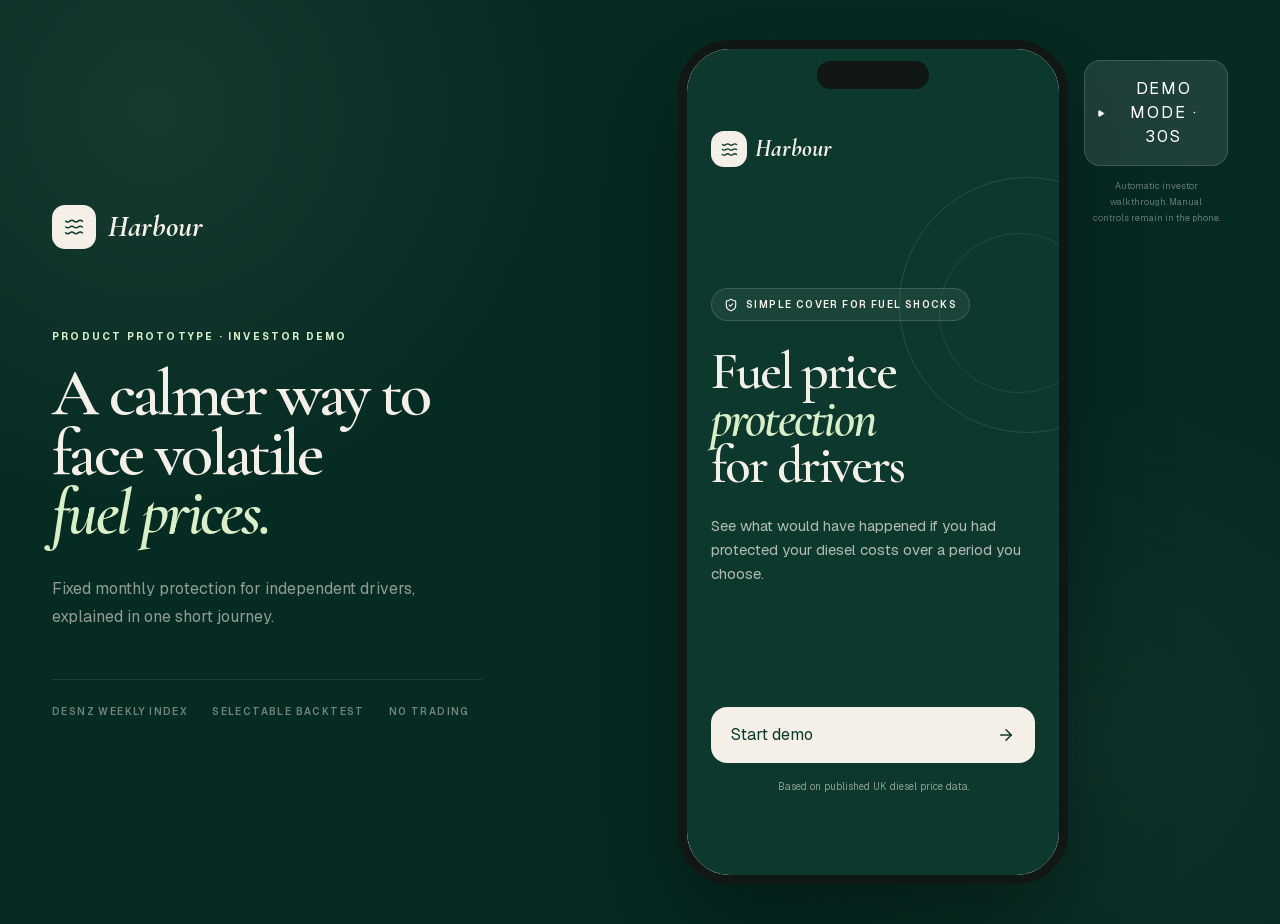
<file: index.html>
<!DOCTYPE html><html lang="en" class="geist_a71539c9-module__T19VSG__variable cormorant_garamond_1cb231b8-module__G8JH6G__variable h-full antialiased"><head><meta charSet="utf-8"/><meta name="viewport" content="width=device-width, initial-scale=1"/><link rel="preload" href="/_next/static/media/01e4147cff8141ee-s.p.3huc2loe0ie8a.woff2" as="font" crossorigin="" type="font/woff2"/><link rel="preload" href="/_next/static/media/8bd76523131fa0fc-s.p.1pvupmngxrt5z.woff2" as="font" crossorigin="" type="font/woff2"/><link rel="preload" href="/_next/static/media/caa3a2e1cccd8315-s.p.0wgildi0cnwt9.woff2" as="font" crossorigin="" type="font/woff2"/><link rel="stylesheet" href="/_next/static/chunks/20freeeqgtub8.css" data-precedence="next"/><link rel="preload" as="script" fetchPriority="low" href="/_next/static/chunks/1jq4o6yq14o4c.js"/><script src="/_next/static/chunks/2ckqm4grawju5.js" async=""></script><script src="/_next/static/chunks/3n7dm2ojtyzwn.js" async=""></script><script src="/_next/static/chunks/turbopack-31ti51afol85e.js" async=""></script><script src="/_next/static/chunks/158myu8e_yme3.js" async=""></script><script src="/_next/static/chunks/2rslr_p7wgq6n.js" async=""></script><meta name="next-size-adjust" content=""/><title>Harbour | Fuel price protection for drivers</title><meta name="description" content="An illustrative product demo showing fuel price protection for UK taxi and private hire drivers."/><link rel="icon" href="/favicon.ico?favicon.2vob68tjqpejf.ico" sizes="256x256" type="image/x-icon"/><script src="/_next/static/chunks/0cz1d0mv5g_q7.js" noModule=""></script></head><body class="min-h-full"><div hidden=""><!--$--><!--/$--></div><main class="relative min-h-[100svh] overflow-hidden bg-[#062b23]"><div class="absolute inset-0 opacity-50 [background-image:radial-gradient(circle_at_12%_12%,rgba(217,239,199,0.16),transparent_30%),radial-gradient(circle_at_86%_80%,rgba(157,179,156,0.12),transparent_28%)]"></div><div class="relative mx-auto flex min-h-[100svh] max-w-[1240px] items-center justify-center gap-12 px-0 py-0 sm:px-8 sm:py-10 lg:justify-between"><aside class="hidden max-w-[500px] text-[#f4f0e7] lg:block"><div class="flex items-center gap-3 text-[#f4f0e7]"><span class="grid shrink-0 place-items-center rounded-[13px] size-11 bg-[#f4f0e7] text-[#0c382d]"><svg xmlns="http://www.w3.org/2000/svg" width="20" height="20" viewBox="0 0 24 24" fill="none" stroke="currentColor" stroke-width="1.8" stroke-linecap="round" stroke-linejoin="round" class="lucide lucide-waves-horizontal" aria-hidden="true"><path d="M2 12q2.5 2 5 0t5 0 5 0 5 0"></path><path d="M2 19q2.5 2 5 0t5 0 5 0 5 0"></path><path d="M2 5q2.5 2 5 0t5 0 5 0 5 0"></path></svg></span><span class="font-display font-bold italic text-3xl">Harbour</span></div><p class="mt-20 text-[10px] font-bold uppercase tracking-[0.22em] text-[#d9efc7]">Product prototype · Investor demo</p><h1 class="mt-5 font-display text-[66px] font-semibold leading-[0.9] tracking-[-0.04em]">A calmer way to<br/>face volatile<br/><span class="italic text-[#d9efc7]">fuel prices.</span></h1><p class="mt-8 max-w-[430px] text-base leading-7 text-[#f4f0e7]/58">Fixed monthly protection for independent drivers, explained in one short journey.</p><div class="mt-12 flex items-center gap-6 border-t border-white/10 pt-6 text-[10px] font-semibold uppercase tracking-[0.14em] text-[#f4f0e7]/45"><span>DESNZ weekly index</span><span>Selectable backtest</span><span>No trading</span></div></aside><div class="flex w-full items-start justify-center gap-4 sm:w-auto"><div class="relative h-[100svh] w-full overflow-hidden bg-[#f4f0e7] shadow-2xl sm:h-[844px] sm:w-[390px] sm:rounded-[52px] sm:border-[9px] sm:border-[#101715] sm:shadow-[0_40px_100px_rgba(0,0,0,0.38)]"><div class="pointer-events-none absolute inset-0 z-40 hidden rounded-[42px] ring-1 ring-white/15 sm:block"></div><div class="pointer-events-none absolute left-1/2 top-3 z-50 hidden h-7 w-[112px] -translate-x-1/2 rounded-full bg-[#101715] shadow-inner sm:block"></div><div class="pointer-events-none absolute inset-x-0 top-0 z-40 flex h-11 items-center justify-between px-7 pt-1 text-[10px] font-bold sm:px-6"><span>9:41</span><span class="flex items-center gap-1.5"><i class="block h-2.5 w-3.5 rounded-[3px] border border-current opacity-70"></i><i class="block h-2.5 w-4 rounded-[3px] border border-current opacity-70"></i></span></div><div class="h-full"><div class="relative h-full overflow-hidden"><div class="absolute inset-0" style="opacity:1;transform:none"><section class="relative flex h-full flex-col overflow-hidden bg-[#0c382d] px-6 pb-20 pt-[82px] text-[#f4f0e7]"><div class="absolute -right-24 top-32 size-64 rounded-full border border-[#9db39c]/20"></div><div class="absolute -right-10 top-46 size-40 rounded-full border border-[#9db39c]/15"></div><div class="flex items-center gap-2 text-[#f4f0e7]"><span class="grid shrink-0 place-items-center rounded-[13px] size-9 bg-[#f4f0e7] text-[#0c382d]"><svg xmlns="http://www.w3.org/2000/svg" width="17" height="17" viewBox="0 0 24 24" fill="none" stroke="currentColor" stroke-width="1.8" stroke-linecap="round" stroke-linejoin="round" class="lucide lucide-waves-horizontal" aria-hidden="true"><path d="M2 12q2.5 2 5 0t5 0 5 0 5 0"></path><path d="M2 19q2.5 2 5 0t5 0 5 0 5 0"></path><path d="M2 5q2.5 2 5 0t5 0 5 0 5 0"></path></svg></span><span class="font-display font-bold italic text-2xl">Harbour</span></div><div class="relative my-auto"><div class="mb-7 inline-flex items-center gap-2 rounded-full border border-white/15 bg-white/[0.06] px-3 py-2 text-[10px] font-semibold uppercase tracking-[0.14em]"><svg xmlns="http://www.w3.org/2000/svg" width="14" height="14" viewBox="0 0 24 24" fill="none" stroke="currentColor" stroke-width="2" stroke-linecap="round" stroke-linejoin="round" class="lucide lucide-shield-check" aria-hidden="true"><path d="M20 13c0 5-3.5 7.5-7.66 8.95a1 1 0 0 1-.67-.01C7.5 20.5 4 18 4 13V6a1 1 0 0 1 1-1c2 0 4.5-1.2 6.24-2.72a1.17 1.17 0 0 1 1.52 0C14.51 3.81 17 5 19 5a1 1 0 0 1 1 1z"></path><path d="m9 12 2 2 4-4"></path></svg>Simple cover for fuel shocks</div><h1 class="max-w-[310px] font-display text-[52px] font-semibold leading-[0.9] tracking-[-0.04em]">Fuel price<br/><span class="italic text-[#d9efc7]">protection</span><br/>for drivers</h1><p class="mt-6 max-w-[310px] text-[15px] leading-6 text-[#f4f0e7]/72">See what would have happened if you had protected your diesel costs over a period you choose.</p></div><div class="relative"><button type="button" class="flex w-full items-center justify-between rounded-2xl bg-[#f4f0e7] px-5 py-4 text-sm font-bold text-[#0c382d] transition-transform active:scale-[0.98]">Start demo<svg xmlns="http://www.w3.org/2000/svg" width="18" height="18" viewBox="0 0 24 24" fill="none" stroke="currentColor" stroke-width="2" stroke-linecap="round" stroke-linejoin="round" class="lucide lucide-arrow-right" aria-hidden="true"><path d="M5 12h14"></path><path d="m12 5 7 7-7 7"></path></svg></button><p class="mt-4 text-center text-[10px] leading-4 text-[#f4f0e7]/55">Based on published UK diesel price data.</p></div></section></div></div></div><div class="pointer-events-none absolute bottom-2 left-1/2 z-50 h-1 w-28 -translate-x-1/2 rounded-full bg-current opacity-45"></div></div><aside aria-label="Demo controls" class="hidden w-36 shrink-0 flex-col gap-3 pt-5 lg:flex"><button type="button" class="flex w-full items-center justify-center gap-2 rounded-2xl border border-white/15 bg-white/10 px-3 py-4 text-[10px] font-bold uppercase tracking-[0.12em] text-white backdrop-blur-md transition-colors hover:bg-white/15"><svg xmlns="http://www.w3.org/2000/svg" width="13" height="13" viewBox="0 0 24 24" fill="currentColor" stroke="currentColor" stroke-width="2" stroke-linecap="round" stroke-linejoin="round" class="lucide lucide-play" aria-hidden="true"><path d="M5 5a2 2 0 0 1 3.008-1.728l11.997 6.998a2 2 0 0 1 .003 3.458l-12 7A2 2 0 0 1 5 19z"></path></svg>Demo mode · 30s</button><p class="px-2 text-center text-[9px] leading-4 text-[#f4f0e7]/42">Automatic investor walkthrough. Manual controls remain in the phone.</p></aside></div></div></main><!--$--><!--/$--><script src="/_next/static/chunks/1jq4o6yq14o4c.js" id="_R_" async=""></script><script>(self.__next_f=self.__next_f||[]).push([0])</script><script>self.__next_f.push([1,"1:\"$Sreact.fragment\"\n2:I[39756,[\"/_next/static/chunks/158myu8e_yme3.js\"],\"default\"]\n3:I[37457,[\"/_next/static/chunks/158myu8e_yme3.js\"],\"default\"]\n4:I[82373,[\"/_next/static/chunks/158myu8e_yme3.js\",\"/_next/static/chunks/2rslr_p7wgq6n.js\"],\"HarbourDemo\"]\n8:I[68027,[\"/_next/static/chunks/158myu8e_yme3.js\"],\"default\",1]\n:HL[\"/_next/static/chunks/20freeeqgtub8.css\",\"style\"]\n:HL[\"/_next/static/media/01e4147cff8141ee-s.p.3huc2loe0ie8a.woff2\",\"font\",{\"crossOrigin\":\"\",\"type\":\"font/woff2\"}]\n:HL[\"/_next/static/media/8bd76523131fa0fc-s.p.1pvupmngxrt5z.woff2\",\"font\",{\"crossOrigin\":\"\",\"type\":\"font/woff2\"}]\n:HL[\"/_next/static/media/caa3a2e1cccd8315-s.p.0wgildi0cnwt9.woff2\",\"font\",{\"crossOrigin\":\"\",\"type\":\"font/woff2\"}]\n"])</script><script>self.__next_f.push([1,"0:{\"P\":null,\"c\":[\"\",\"\"],\"q\":\"\",\"i\":false,\"f\":[[[\"\",{\"children\":[\"__PAGE__\",{}]},\"$undefined\",\"$undefined\",16],[[\"$\",\"$1\",\"c\",{\"children\":[[[\"$\",\"link\",\"0\",{\"rel\":\"stylesheet\",\"href\":\"/_next/static/chunks/20freeeqgtub8.css\",\"precedence\":\"next\",\"crossOrigin\":\"$undefined\",\"nonce\":\"$undefined\"}],[\"$\",\"script\",\"script-0\",{\"src\":\"/_next/static/chunks/158myu8e_yme3.js\",\"async\":true,\"nonce\":\"$undefined\"}]],[\"$\",\"html\",null,{\"lang\":\"en\",\"className\":\"geist_a71539c9-module__T19VSG__variable cormorant_garamond_1cb231b8-module__G8JH6G__variable h-full antialiased\",\"children\":[\"$\",\"body\",null,{\"className\":\"min-h-full\",\"children\":[\"$\",\"$L2\",null,{\"parallelRouterKey\":\"children\",\"error\":\"$undefined\",\"errorStyles\":\"$undefined\",\"errorScripts\":\"$undefined\",\"template\":[\"$\",\"$L3\",null,{}],\"templateStyles\":\"$undefined\",\"templateScripts\":\"$undefined\",\"notFound\":[[[\"$\",\"title\",null,{\"children\":\"404: This page could not be found.\"}],[\"$\",\"div\",null,{\"style\":{\"fontFamily\":\"system-ui,\\\"Segoe UI\\\",Roboto,Helvetica,Arial,sans-serif,\\\"Apple Color Emoji\\\",\\\"Segoe UI Emoji\\\"\",\"height\":\"100vh\",\"textAlign\":\"center\",\"display\":\"flex\",\"flexDirection\":\"column\",\"alignItems\":\"center\",\"justifyContent\":\"center\"},\"children\":[\"$\",\"div\",null,{\"children\":[[\"$\",\"style\",null,{\"dangerouslySetInnerHTML\":{\"__html\":\"body{color:#000;background:#fff;margin:0}.next-error-h1{border-right:1px solid rgba(0,0,0,.3)}@media (prefers-color-scheme:dark){body{color:#fff;background:#000}.next-error-h1{border-right:1px solid rgba(255,255,255,.3)}}\"}}],[\"$\",\"h1\",null,{\"className\":\"next-error-h1\",\"style\":{\"display\":\"inline-block\",\"margin\":\"0 20px 0 0\",\"padding\":\"0 23px 0 0\",\"fontSize\":24,\"fontWeight\":500,\"verticalAlign\":\"top\",\"lineHeight\":\"49px\"},\"children\":404}],[\"$\",\"div\",null,{\"style\":{\"display\":\"inline-block\"},\"children\":[\"$\",\"h2\",null,{\"style\":{\"fontSize\":14,\"fontWeight\":400,\"lineHeight\":\"49px\",\"margin\":0},\"children\":\"This page could not be found.\"}]}]]}]}]],[]],\"forbidden\":\"$undefined\",\"unauthorized\":\"$undefined\"}]}]}]]}],{\"children\":[[\"$\",\"$1\",\"c\",{\"children\":[[\"$\",\"$L4\",null,{\"fuelData\":{\"prices\":[{\"date\":\"2018-01-01\",\"dieselPence\":123.51},{\"date\":\"2018-01-08\",\"dieselPence\":123.97},{\"date\":\"2018-01-15\",\"dieselPence\":124.58},{\"date\":\"2018-01-22\",\"dieselPence\":125.07},{\"date\":\"2018-01-29\",\"dieselPence\":125.32},{\"date\":\"2018-02-05\",\"dieselPence\":125.36},{\"date\":\"2018-02-12\",\"dieselPence\":125.02},{\"date\":\"2018-02-19\",\"dieselPence\":124.18},{\"date\":\"2018-02-26\",\"dieselPence\":123.09},{\"date\":\"2018-03-05\",\"dieselPence\":122.92},{\"date\":\"2018-03-12\",\"dieselPence\":122.96},{\"date\":\"2018-03-19\",\"dieselPence\":122.84},{\"date\":\"2018-03-26\",\"dieselPence\":122.9},{\"date\":\"2018-04-02\",\"dieselPence\":123.05},{\"date\":\"2018-04-09\",\"dieselPence\":123.58},{\"date\":\"2018-04-16\",\"dieselPence\":124.29},{\"date\":\"2018-04-23\",\"dieselPence\":125.39},{\"date\":\"2018-04-30\",\"dieselPence\":126.01},{\"date\":\"2018-05-07\",\"dieselPence\":126.99},{\"date\":\"2018-05-14\",\"dieselPence\":128.28},{\"date\":\"2018-05-21\",\"dieselPence\":130.04},{\"date\":\"2018-05-28\",\"dieselPence\":131.66},{\"date\":\"2018-06-04\",\"dieselPence\":132.34},{\"date\":\"2018-06-11\",\"dieselPence\":132.62},{\"date\":\"2018-06-18\",\"dieselPence\":131.98},{\"date\":\"2018-06-25\",\"dieselPence\":131.27},{\"date\":\"2018-07-02\",\"dieselPence\":130.83},{\"date\":\"2018-07-09\",\"dieselPence\":131.53},{\"date\":\"2018-07-16\",\"dieselPence\":131.85},{\"date\":\"2018-07-23\",\"dieselPence\":131.9},{\"date\":\"2018-07-30\",\"dieselPence\":131.94},{\"date\":\"2018-08-06\",\"dieselPence\":132.39},{\"date\":\"2018-08-13\",\"dieselPence\":132.56},{\"date\":\"2018-08-20\",\"dieselPence\":132.97},{\"date\":\"2018-08-27\",\"dieselPence\":133.2},{\"date\":\"2018-09-03\",\"dieselPence\":133.67},{\"date\":\"2018-09-10\",\"dieselPence\":134.31},{\"date\":\"2018-09-17\",\"dieselPence\":134.57},{\"date\":\"2018-09-24\",\"dieselPence\":134.77},{\"date\":\"2018-10-01\",\"dieselPence\":134.86},{\"date\":\"2018-10-08\",\"dieselPence\":135.53},{\"date\":\"2018-10-15\",\"dieselPence\":136.63},{\"date\":\"2018-10-22\",\"dieselPence\":136.93},{\"date\":\"2018-10-29\",\"dieselPence\":136.99},{\"date\":\"2018-11-05\",\"dieselPence\":137.03},{\"date\":\"2018-11-12\",\"dieselPence\":137.08},{\"date\":\"2018-11-19\",\"dieselPence\":136.38},{\"date\":\"2018-11-26\",\"dieselPence\":135.43},{\"date\":\"2018-12-03\",\"dieselPence\":134.38},{\"date\":\"2018-12-10\",\"dieselPence\":132.5},{\"date\":\"2018-12-17\",\"dieselPence\":131.26},{\"date\":\"2018-12-24\",\"dieselPence\":130.91},{\"date\":\"2018-12-31\",\"dieselPence\":130.26},{\"date\":\"2019-01-07\",\"dieselPence\":130.33},{\"date\":\"2019-01-14\",\"dieselPence\":129.47},{\"date\":\"2019-01-21\",\"dieselPence\":128.92},{\"date\":\"2019-01-28\",\"dieselPence\":129.1},{\"date\":\"2019-02-04\",\"dieselPence\":129.13},{\"date\":\"2019-02-11\",\"dieselPence\":129.17},{\"date\":\"2019-02-18\",\"dieselPence\":129.23},{\"date\":\"2019-02-25\",\"dieselPence\":129.66},{\"date\":\"2019-03-04\",\"dieselPence\":130.25},{\"date\":\"2019-03-11\",\"dieselPence\":130.59},{\"date\":\"2019-03-18\",\"dieselPence\":130.85},{\"date\":\"2019-03-25\",\"dieselPence\":131.15},{\"date\":\"2019-04-01\",\"dieselPence\":131.48},{\"date\":\"2019-04-08\",\"dieselPence\":132.08},{\"date\":\"2019-04-15\",\"dieselPence\":132.96},{\"date\":\"2019-04-22\",\"dieselPence\":133.99},{\"date\":\"2019-04-29\",\"dieselPence\":134.6},{\"date\":\"2019-05-06\",\"dieselPence\":135.41},{\"date\":\"2019-05-13\",\"dieselPence\":135.36},{\"date\":\"2019-05-20\",\"dieselPence\":135.82},{\"date\":\"2019-05-27\",\"dieselPence\":136.45},{\"date\":\"2019-06-03\",\"dieselPence\":136.39},{\"date\":\"2019-06-10\",\"dieselPence\":135.4},{\"date\":\"2019-06-17\",\"dieselPence\":133.76},{\"date\":\"2019-06-24\",\"dieselPence\":131.81},{\"date\":\"2019-07-01\",\"dieselPence\":131.55},{\"date\":\"2019-07-08\",\"dieselPence\":131.68},{\"date\":\"2019-07-15\",\"dieselPence\":131.86},{\"date\":\"2019-07-22\",\"dieselPence\":132.21},{\"date\":\"2019-07-29\",\"dieselPence\":132.6},{\"date\":\"2019-08-05\",\"dieselPence\":132.61},{\"date\":\"2019-08-12\",\"dieselPence\":132.59},{\"date\":\"2019-08-19\",\"dieselPence\":132.6},{\"date\":\"2019-08-26\",\"dieselPence\":132.51},{\"date\":\"2019-09-02\",\"dieselPence\":132.29},{\"date\":\"2019-09-09\",\"dieselPence\":131.89},{\"date\":\"2019-09-16\",\"dieselPence\":131.35},{\"date\":\"2019-09-23\",\"dieselPence\":131.52},{\"date\":\"2019-09-30\",\"dieselPence\":131.83},{\"date\":\"2019-10-07\",\"dieselPence\":131.82},{\"date\":\"2019-10-14\",\"dieselPence\":131.89},{\"date\":\"2019-10-21\",\"dieselPence\":131.28},{\"date\":\"2019-10-28\",\"dieselPence\":130.6},{\"date\":\"2019-11-04\",\"dieselPence\":130.38},{\"date\":\"2019-11-11\",\"dieselPence\":130.42},{\"date\":\"2019-11-18\",\"dieselPence\":130.35},{\"date\":\"2019-11-25\",\"dieselPence\":130.08},{\"date\":\"2019-12-02\",\"dieselPence\":129.79},{\"date\":\"2019-12-09\",\"dieselPence\":129.79},{\"date\":\"2019-12-16\",\"dieselPence\":129.56},{\"date\":\"2019-12-23\",\"dieselPence\":129.81},{\"date\":\"2019-12-30\",\"dieselPence\":130.54},{\"date\":\"2020-01-06\",\"dieselPence\":131.56},{\"date\":\"2020-01-13\",\"dieselPence\":132.69},{\"date\":\"2020-01-20\",\"dieselPence\":132.74},{\"date\":\"2020-01-27\",\"dieselPence\":132.88},{\"date\":\"2020-02-03\",\"dieselPence\":131.48},{\"date\":\"2020-02-10\",\"dieselPence\":129.7},{\"date\":\"2020-02-17\",\"dieselPence\":128.2},{\"date\":\"2020-02-24\",\"dieselPence\":127.67},{\"date\":\"2020-03-02\",\"dieselPence\":126.62},{\"date\":\"2020-03-09\",\"dieselPence\":126.25},{\"date\":\"2020-03-16\",\"dieselPence\":124.36},{\"date\":\"2020-03-23\",\"dieselPence\":123.41},{\"date\":\"2020-03-30\",\"dieselPence\":118.6},{\"date\":\"2020-04-06\",\"dieselPence\":116.83},{\"date\":\"2020-04-13\",\"dieselPence\":116.15},{\"date\":\"2020-04-20\",\"dieselPence\":115.73},{\"date\":\"2020-04-27\",\"dieselPence\":115.22},{\"date\":\"2020-05-04\",\"dieselPence\":114.94},{\"date\":\"2020-05-11\",\"dieselPence\":114.83},{\"date\":\"2020-05-18\",\"dieselPence\":112.22},{\"date\":\"2020-05-25\",\"dieselPence\":111.7},{\"date\":\"2020-06-01\",\"dieselPence\":111.76},{\"date\":\"2020-06-08\",\"dieselPence\":111.98},{\"date\":\"2020-06-15\",\"dieselPence\":112.53},{\"date\":\"2020-06-22\",\"dieselPence\":112.98},{\"date\":\"2020-06-29\",\"dieselPence\":114.1},{\"date\":\"2020-07-06\",\"dieselPence\":115.05},{\"date\":\"2020-07-13\",\"dieselPence\":116.75},{\"date\":\"2020-07-20\",\"dieselPence\":117.35},{\"date\":\"2020-07-27\",\"dieselPence\":117.76},{\"date\":\"2020-08-03\",\"dieselPence\":117.97},{\"date\":\"2020-08-10\",\"dieselPence\":118.01},{\"date\":\"2020-08-17\",\"dieselPence\":118},{\"date\":\"2020-08-24\",\"dieselPence\":118.14},{\"date\":\"2020-08-31\",\"dieselPence\":118.18},{\"date\":\"2020-09-07\",\"dieselPence\":118.22},{\"date\":\"2020-09-14\",\"dieselPence\":118.18},{\"date\":\"2020-09-21\",\"dieselPence\":118.16},{\"date\":\"2020-09-28\",\"dieselPence\":118.14},{\"date\":\"2020-10-05\",\"dieselPence\":118.11},{\"date\":\"2020-10-12\",\"dieselPence\":118.05},{\"date\":\"2020-10-19\",\"dieselPence\":118.08},{\"date\":\"2020-10-26\",\"dieselPence\":118.08},{\"date\":\"2020-11-02\",\"dieselPence\":118.06},{\"date\":\"2020-11-09\",\"dieselPence\":117.28},{\"date\":\"2020-11-16\",\"dieselPence\":117.07},{\"date\":\"2020-11-23\",\"dieselPence\":117.13},{\"date\":\"2020-11-30\",\"dieselPence\":117.41},{\"date\":\"2020-12-07\",\"dieselPence\":117.99},{\"date\":\"2020-12-14\",\"dieselPence\":118.57},{\"date\":\"2020-12-21\",\"dieselPence\":119.17},{\"date\":\"2020-12-28\",\"dieselPence\":119.65},{\"date\":\"2021-01-04\",\"dieselPence\":119.97},{\"date\":\"2021-01-11\",\"dieselPence\":120.61},{\"date\":\"2021-01-18\",\"dieselPence\":121.52},{\"date\":\"2021-01-25\",\"dieselPence\":122.7},{\"date\":\"2021-02-01\",\"dieselPence\":123.7},{\"date\":\"2021-02-08\",\"dieselPence\":124.09},{\"date\":\"2021-02-15\",\"dieselPence\":125.01},{\"date\":\"2021-02-22\",\"dieselPence\":125.71},{\"date\":\"2021-03-01\",\"dieselPence\":126.62},{\"date\":\"2021-03-08\",\"dieselPence\":127.4},{\"date\":\"2021-03-15\",\"dieselPence\":128.24},{\"date\":\"2021-03-22\",\"dieselPence\":129.02},{\"date\":\"2021-03-29\",\"dieselPence\":129.32},{\"date\":\"2021-04-05\",\"dieselPence\":129.35},{\"date\":\"2021-04-12\",\"dieselPence\":129.39},{\"date\":\"2021-04-19\",\"dieselPence\":129.49},{\"date\":\"2021-04-26\",\"dieselPence\":129.77},{\"date\":\"2021-05-03\",\"dieselPence\":130},{\"date\":\"2021-05-10\",\"dieselPence\":130.43},{\"date\":\"2021-05-17\",\"dieselPence\":131.03},{\"date\":\"2021-05-24\",\"dieselPence\":131.52},{\"date\":\"2021-05-31\",\"dieselPence\":131.82},{\"date\":\"2021-06-07\",\"dieselPence\":132.38},{\"date\":\"2021-06-14\",\"dieselPence\":133.17},{\"date\":\"2021-06-21\",\"dieselPence\":133.69},{\"date\":\"2021-06-28\",\"dieselPence\":134.27},{\"date\":\"2021-07-05\",\"dieselPence\":134.13},{\"date\":\"2021-07-12\",\"dieselPence\":135.29},{\"date\":\"2021-07-19\",\"dieselPence\":135.95},{\"date\":\"2021-07-26\",\"dieselPence\":136.2},{\"date\":\"2021-08-02\",\"dieselPence\":136.89},{\"date\":\"2021-08-09\",\"dieselPence\":137.31},{\"date\":\"2021-08-16\",\"dieselPence\":136.77},{\"date\":\"2021-08-23\",\"dieselPence\":137.15},{\"date\":\"2021-08-30\",\"dieselPence\":137.11},{\"date\":\"2021-09-06\",\"dieselPence\":137.19},{\"date\":\"2021-09-13\",\"dieselPence\":137.19},{\"date\":\"2021-09-20\",\"dieselPence\":137.35},{\"date\":\"2021-09-27\",\"dieselPence\":137.95},{\"date\":\"2021-10-04\",\"dieselPence\":139.2},{\"date\":\"2021-10-11\",\"dieselPence\":140.66},{\"date\":\"2021-10-18\",\"dieselPence\":143.19},{\"date\":\"2021-10-25\",\"dieselPence\":145.9},{\"date\":\"2021-11-01\",\"dieselPence\":147.48},{\"date\":\"2021-11-08\",\"dieselPence\":148.84},{\"date\":\"2021-11-15\",\"dieselPence\":149.76},{\"date\":\"2021-11-22\",\"dieselPence\":150.73},{\"date\":\"2021-11-29\",\"dieselPence\":151.31},{\"date\":\"2021-12-06\",\"dieselPence\":150.61},{\"date\":\"2021-12-13\",\"dieselPence\":149.88},{\"date\":\"2021-12-20\",\"dieselPence\":148.89},{\"date\":\"2021-12-27\",\"dieselPence\":148.82},{\"date\":\"2022-01-03\",\"dieselPence\":148.85},{\"date\":\"2022-01-10\",\"dieselPence\":148.65},{\"date\":\"2022-01-17\",\"dieselPence\":148.7},{\"date\":\"2022-01-24\",\"dieselPence\":148.81},{\"date\":\"2022-01-31\",\"dieselPence\":149.68},{\"date\":\"2022-02-07\",\"dieselPence\":150.3},{\"date\":\"2022-02-14\",\"dieselPence\":151.1},{\"date\":\"2022-02-21\",\"dieselPence\":151.95},{\"date\":\"2022-02-28\",\"dieselPence\":153.36},{\"date\":\"2022-03-07\",\"dieselPence\":158.56},{\"date\":\"2022-03-14\",\"dieselPence\":169.48},{\"date\":\"2022-03-21\",\"dieselPence\":177.47},{\"date\":\"2022-03-28\",\"dieselPence\":176.44},{\"date\":\"2022-04-04\",\"dieselPence\":176},{\"date\":\"2022-04-11\",\"dieselPence\":176.22},{\"date\":\"2022-04-18\",\"dieselPence\":175.93},{\"date\":\"2022-04-25\",\"dieselPence\":176.33},{\"date\":\"2022-05-02\",\"dieselPence\":177.06},{\"date\":\"2022-05-09\",\"dieselPence\":178.39},{\"date\":\"2022-05-16\",\"dieselPence\":179.67},{\"date\":\"2022-05-23\",\"dieselPence\":181.16},{\"date\":\"2022-05-30\",\"dieselPence\":182.25},{\"date\":\"2022-06-06\",\"dieselPence\":184.94},{\"date\":\"2022-06-13\",\"dieselPence\":190.43},{\"date\":\"2022-06-20\",\"dieselPence\":194.87},{\"date\":\"2022-06-27\",\"dieselPence\":198.93},{\"date\":\"2022-07-04\",\"dieselPence\":199.22},{\"date\":\"2022-07-11\",\"dieselPence\":198.74},{\"date\":\"2022-07-18\",\"dieselPence\":197.53},{\"date\":\"2022-07-25\",\"dieselPence\":195.88},{\"date\":\"2022-08-01\",\"dieselPence\":193.04},{\"date\":\"2022-08-08\",\"dieselPence\":188.49},{\"date\":\"2022-08-15\",\"dieselPence\":185.16},{\"date\":\"2022-08-22\",\"dieselPence\":182.92},{\"date\":\"2022-08-29\",\"dieselPence\":183.2},{\"date\":\"2022-09-05\",\"dieselPence\":182.82},{\"date\":\"2022-09-12\",\"dieselPence\":182.22},{\"date\":\"2022-09-19\",\"dieselPence\":181.13},{\"date\":\"2022-09-26\",\"dieselPence\":180.46},{\"date\":\"2022-10-03\",\"dieselPence\":180.04},{\"date\":\"2022-10-10\",\"dieselPence\":180.76},{\"date\":\"2022-10-17\",\"dieselPence\":181.86},{\"date\":\"2022-10-24\",\"dieselPence\":187.3},{\"date\":\"2022-10-31\",\"dieselPence\":189.77},{\"date\":\"2022-11-07\",\"dieselPence\":189.79},{\"date\":\"2022-11-14\",\"dieselPence\":188.85},{\"date\":\"2022-11-21\",\"dieselPence\":187.57},{\"date\":\"2022-11-28\",\"dieselPence\":185.57},{\"date\":\"2022-12-05\",\"dieselPence\":183.56},{\"date\":\"2022-12-12\",\"dieselPence\":179.91},{\"date\":\"2022-12-19\",\"dieselPence\":177.62},{\"date\":\"2022-12-26\",\"dieselPence\":175.52},{\"date\":\"2023-01-02\",\"dieselPence\":174.16},{\"date\":\"2023-01-09\",\"dieselPence\":173.16},{\"date\":\"2023-01-16\",\"dieselPence\":171.64},{\"date\":\"2023-01-23\",\"dieselPence\":170.86},{\"date\":\"2023-01-30\",\"dieselPence\":170.56},{\"date\":\"2023-02-06\",\"dieselPence\":170.36},{\"date\":\"2023-02-13\",\"dieselPence\":169.66},{\"date\":\"2023-02-20\",\"dieselPence\":169.3},{\"date\":\"2023-02-27\",\"dieselPence\":168.56},{\"date\":\"2023-03-06\",\"dieselPence\":167.33},{\"date\":\"2023-03-13\",\"dieselPence\":167.04},{\"date\":\"2023-03-20\",\"dieselPence\":166.26},{\"date\":\"2023-03-27\",\"dieselPence\":165.18},{\"date\":\"2023-04-03\",\"dieselPence\":163.71},{\"date\":\"2023-04-10\",\"dieselPence\":162.71},{\"date\":\"2023-04-17\",\"dieselPence\":162.11},{\"date\":\"2023-04-24\",\"dieselPence\":161.34},{\"date\":\"2023-05-01\",\"dieselPence\":160.35},{\"date\":\"2023-05-08\",\"dieselPence\":158.12},{\"date\":\"2023-05-15\",\"dieselPence\":155.53},{\"date\":\"2023-05-22\",\"dieselPence\":151.59},{\"date\":\"2023-05-29\",\"dieselPence\":147.87},{\"date\":\"2023-06-05\",\"dieselPence\":146.43},{\"date\":\"2023-06-12\",\"dieselPence\":145.48},{\"date\":\"2023-06-19\",\"dieselPence\":145.2},{\"date\":\"2023-06-26\",\"dieselPence\":145.65},{\"date\":\"2023-07-03\",\"dieselPence\":145.52},{\"date\":\"2023-07-10\",\"dieselPence\":144.73},{\"date\":\"2023-07-17\",\"dieselPence\":144.64},{\"date\":\"2023-07-24\",\"dieselPence\":145.13},{\"date\":\"2023-07-31\",\"dieselPence\":145.95},{\"date\":\"2023-08-07\",\"dieselPence\":148.23},{\"date\":\"2023-08-14\",\"dieselPence\":150.37},{\"date\":\"2023-08-21\",\"dieselPence\":152.14},{\"date\":\"2023-08-28\",\"dieselPence\":153.52},{\"date\":\"2023-09-04\",\"dieselPence\":154.65},{\"date\":\"2023-09-11\",\"dieselPence\":156.15},{\"date\":\"2023-09-18\",\"dieselPence\":158.16},{\"date\":\"2023-09-25\",\"dieselPence\":160.61},{\"date\":\"2023-10-02\",\"dieselPence\":162.15},{\"date\":\"2023-10-09\",\"dieselPence\":162.49},{\"date\":\"2023-10-16\",\"dieselPence\":162.31},{\"date\":\"2023-10-23\",\"dieselPence\":162.19},{\"date\":\"2023-10-30\",\"dieselPence\":161.76},{\"date\":\"2023-11-06\",\"dieselPence\":160.86},{\"date\":\"2023-11-13\",\"dieselPence\":160.39},{\"date\":\"2023-11-20\",\"dieselPence\":158.44},{\"date\":\"2023-11-27\",\"dieselPence\":156.18},{\"date\":\"2023-12-04\",\"dieselPence\":154.1},{\"date\":\"2023-12-11\",\"dieselPence\":152.01},{\"date\":\"2023-12-18\",\"dieselPence\":150.38},{\"date\":\"2023-12-25\",\"dieselPence\":149.24},{\"date\":\"2024-01-01\",\"dieselPence\":148.66},{\"date\":\"2024-01-08\",\"dieselPence\":148.21},{\"date\":\"2024-01-15\",\"dieselPence\":147.93},{\"date\":\"2024-01-22\",\"dieselPence\":147.96},{\"date\":\"2024-01-29\",\"dieselPence\":148.56},{\"date\":\"2024-02-05\",\"dieselPence\":149.35},{\"date\":\"2024-02-12\",\"dieselPence\":150.28},{\"date\":\"2024-02-19\",\"dieselPence\":152.08},{\"date\":\"2024-02-26\",\"dieselPence\":153.29},{\"date\":\"2024-03-04\",\"dieselPence\":154.53},{\"date\":\"2024-03-11\",\"dieselPence\":154.29},{\"date\":\"2024-03-18\",\"dieselPence\":153.81},{\"date\":\"2024-03-25\",\"dieselPence\":153.9},{\"date\":\"2024-04-01\",\"dieselPence\":156},{\"date\":\"2024-04-08\",\"dieselPence\":156.29},{\"date\":\"2024-04-15\",\"dieselPence\":157.46},{\"date\":\"2024-04-22\",\"dieselPence\":157.98},{\"date\":\"2024-04-29\",\"dieselPence\":157.98},{\"date\":\"2024-05-06\",\"dieselPence\":157.64},{\"date\":\"2024-05-13\",\"dieselPence\":157.08},{\"date\":\"2024-05-20\",\"dieselPence\":156.21},{\"date\":\"2024-05-27\",\"dieselPence\":154.3},{\"date\":\"2024-06-03\",\"dieselPence\":153.26},{\"date\":\"2024-06-10\",\"dieselPence\":151.99},{\"date\":\"2024-06-17\",\"dieselPence\":150.7},{\"date\":\"2024-06-24\",\"dieselPence\":150.12},{\"date\":\"2024-07-01\",\"dieselPence\":150.06},{\"date\":\"2024-07-08\",\"dieselPence\":150.39},{\"date\":\"2024-07-15\",\"dieselPence\":150.56},{\"date\":\"2024-07-22\",\"dieselPence\":150.59},{\"date\":\"2024-07-29\",\"dieselPence\":150.16},{\"date\":\"2024-08-05\",\"dieselPence\":149.1},{\"date\":\"2024-08-12\",\"dieselPence\":148.48},{\"date\":\"2024-08-19\",\"dieselPence\":147.42},{\"date\":\"2024-08-26\",\"dieselPence\":146.15},{\"date\":\"2024-09-02\",\"dieselPence\":145.19},{\"date\":\"2024-09-09\",\"dieselPence\":143.4},{\"date\":\"2024-09-16\",\"dieselPence\":141.61},{\"date\":\"2024-09-23\",\"dieselPence\":140.02},{\"date\":\"2024-09-30\",\"dieselPence\":138.85},{\"date\":\"2024-10-07\",\"dieselPence\":138.46},{\"date\":\"2024-10-14\",\"dieselPence\":139.08},{\"date\":\"2024-10-21\",\"dieselPence\":139.26},{\"date\":\"2024-10-28\",\"dieselPence\":139.71},{\"date\":\"2024-11-04\",\"dieselPence\":139.84},{\"date\":\"2024-11-11\",\"dieselPence\":140.13},{\"date\":\"2024-11-18\",\"dieselPence\":140.49},{\"date\":\"2024-11-25\",\"dieselPence\":141.4},{\"date\":\"2024-12-02\",\"dieselPence\":142.04},{\"date\":\"2024-12-09\",\"dieselPence\":142.49},{\"date\":\"2024-12-16\",\"dieselPence\":142.71},{\"date\":\"2024-12-23\",\"dieselPence\":142.85},{\"date\":\"2024-12-30\",\"dieselPence\":142.98},{\"date\":\"2025-01-06\",\"dieselPence\":143.3},{\"date\":\"2025-01-13\",\"dieselPence\":143.33},{\"date\":\"2025-01-20\",\"dieselPence\":144.27},{\"date\":\"2025-01-27\",\"dieselPence\":145.57},{\"date\":\"2025-02-03\",\"dieselPence\":146.13},{\"date\":\"2025-02-10\",\"dieselPence\":146.29},{\"date\":\"2025-02-17\",\"dieselPence\":146.45},{\"date\":\"2025-02-24\",\"dieselPence\":146.82},{\"date\":\"2025-03-03\",\"dieselPence\":146.88},{\"date\":\"2025-03-10\",\"dieselPence\":146.58},{\"date\":\"2025-03-17\",\"dieselPence\":145.38},{\"date\":\"2025-03-24\",\"dieselPence\":143.07},{\"date\":\"2025-03-31\",\"dieselPence\":142.26},{\"date\":\"2025-04-07\",\"dieselPence\":142.54},{\"date\":\"2025-04-14\",\"dieselPence\":141.97},{\"date\":\"2025-04-21\",\"dieselPence\":141.44},{\"date\":\"2025-04-28\",\"dieselPence\":140.81},{\"date\":\"2025-05-05\",\"dieselPence\":140.06},{\"date\":\"2025-05-12\",\"dieselPence\":139.2},{\"date\":\"2025-05-19\",\"dieselPence\":138.57},{\"date\":\"2025-05-26\",\"dieselPence\":138.37},{\"date\":\"2025-06-02\",\"dieselPence\":138.09},{\"date\":\"2025-06-09\",\"dieselPence\":137.54},{\"date\":\"2025-06-16\",\"dieselPence\":137.54},{\"date\":\"2025-06-23\",\"dieselPence\":139.03},{\"date\":\"2025-06-30\",\"dieselPence\":140.26},{\"date\":\"2025-07-07\",\"dieselPence\":140.58},{\"date\":\"2025-07-14\",\"dieselPence\":141.1},{\"date\":\"2025-07-21\",\"dieselPence\":141.85},{\"date\":\"2025-07-28\",\"dieselPence\":142},{\"date\":\"2025-08-04\",\"dieselPence\":142.13},{\"date\":\"2025-08-11\",\"dieselPence\":142.49},{\"date\":\"2025-08-18\",\"dieselPence\":142.17},{\"date\":\"2025-08-25\",\"dieselPence\":141.92},{\"date\":\"2025-09-01\",\"dieselPence\":141.65},{\"date\":\"2025-09-08\",\"dieselPence\":141.58},{\"date\":\"2025-09-15\",\"dieselPence\":141.69},{\"date\":\"2025-09-22\",\"dieselPence\":142.02},{\"date\":\"2025-09-29\",\"dieselPence\":142.24},{\"date\":\"2025-10-06\",\"dieselPence\":142.92},{\"date\":\"2025-10-13\",\"dieselPence\":142.99},{\"date\":\"2025-10-20\",\"dieselPence\":142.81},{\"date\":\"2025-10-27\",\"dieselPence\":142.38},{\"date\":\"2025-11-03\",\"dieselPence\":142.61},{\"date\":\"2025-11-10\",\"dieselPence\":143.31},{\"date\":\"2025-11-17\",\"dieselPence\":143.97},{\"date\":\"2025-11-24\",\"dieselPence\":145.4},{\"date\":\"2025-12-01\",\"dieselPence\":146.2},{\"date\":\"2025-12-08\",\"dieselPence\":146.23},{\"date\":\"2025-12-15\",\"dieselPence\":146.14},{\"date\":\"2025-12-22\",\"dieselPence\":145.45},{\"date\":\"2025-12-29\",\"dieselPence\":144.59},{\"date\":\"2026-01-05\",\"dieselPence\":144.19},{\"date\":\"2026-01-12\",\"dieselPence\":142.63},{\"date\":\"2026-01-19\",\"dieselPence\":141.82},{\"date\":\"2026-01-26\",\"dieselPence\":141.26},{\"date\":\"2026-02-02\",\"dieselPence\":140.82},{\"date\":\"2026-02-09\",\"dieselPence\":140.72},{\"date\":\"2026-02-16\",\"dieselPence\":141.46},{\"date\":\"2026-02-23\",\"dieselPence\":141.46},{\"date\":\"2026-03-02\",\"dieselPence\":142.15},{\"date\":\"2026-03-09\",\"dieselPence\":149.01},{\"date\":\"2026-03-16\",\"dieselPence\":158.78},{\"date\":\"2026-03-23\",\"dieselPence\":166.88},{\"date\":\"2026-03-30\",\"dieselPence\":176.52},{\"date\":\"2026-04-06\",\"dieselPence\":186.75},{\"date\":\"2026-04-13\",\"dieselPence\":192.14},{\"date\":\"2026-04-20\",\"dieselPence\":191.24},{\"date\":\"2026-04-27\",\"dieselPence\":189.81},{\"date\":\"2026-05-04\",\"dieselPence\":188.79},{\"date\":\"2026-05-11\",\"dieselPence\":188.14},{\"date\":\"2026-05-18\",\"dieselPence\":186.56},{\"date\":\"2026-05-25\",\"dieselPence\":185.07},{\"date\":\"2026-06-01\",\"dieselPence\":184.11},{\"date\":\"2026-06-08\",\"dieselPence\":181.79}],\"firstDate\":\"2018-01-01\",\"lastDate\":\"2026-06-08\",\"sourceUpdated\":\"2026-06-09\"}}],[\"$L5\"],\"$L6\"]}],{},null,false,null]},null,false,null],\"$L7\",false]],\"m\":\"$undefined\",\"G\":[\"$8\",[\"$L9\"]],\"S\":true,\"h\":null,\"s\":\"$undefined\",\"l\":\"$undefined\",\"p\":\"$undefined\",\"d\":\"$undefined\",\"b\":\"K7YFqQ4xv5DZn507jgSM4\"}\n"])</script><script>self.__next_f.push([1,"a:I[97367,[\"/_next/static/chunks/158myu8e_yme3.js\"],\"OutletBoundary\"]\nb:\"$Sreact.suspense\"\nd:I[97367,[\"/_next/static/chunks/158myu8e_yme3.js\"],\"ViewportBoundary\"]\nf:I[97367,[\"/_next/static/chunks/158myu8e_yme3.js\"],\"MetadataBoundary\"]\n5:[\"$\",\"script\",\"script-0\",{\"src\":\"/_next/static/chunks/2rslr_p7wgq6n.js\",\"async\":true,\"nonce\":\"$undefined\"}]\n6:[\"$\",\"$La\",null,{\"children\":[\"$\",\"$b\",null,{\"name\":\"Next.MetadataOutlet\",\"children\":\"$@c\"}]}]\n7:[\"$\",\"$1\",\"h\",{\"children\":[null,[\"$\",\"$Ld\",null,{\"children\":\"$Le\"}],[\"$\",\"div\",null,{\"hidden\":true,\"children\":[\"$\",\"$Lf\",null,{\"children\":[\"$\",\"$b\",null,{\"name\":\"Next.Metadata\",\"children\":\"$L10\"}]}]}],[\"$\",\"meta\",null,{\"name\":\"next-size-adjust\",\"content\":\"\"}]]}]\n9:[\"$\",\"link\",\"0\",{\"rel\":\"stylesheet\",\"href\":\"/_next/static/chunks/20freeeqgtub8.css\",\"precedence\":\"next\",\"crossOrigin\":\"$undefined\",\"nonce\":\"$undefined\"}]\n"])</script><script>self.__next_f.push([1,"e:[[\"$\",\"meta\",\"0\",{\"charSet\":\"utf-8\"}],[\"$\",\"meta\",\"1\",{\"name\":\"viewport\",\"content\":\"width=device-width, initial-scale=1\"}]]\n"])</script><script>self.__next_f.push([1,"11:I[27201,[\"/_next/static/chunks/158myu8e_yme3.js\"],\"IconMark\"]\nc:null\n10:[[\"$\",\"title\",\"0\",{\"children\":\"Harbour | Fuel price protection for drivers\"}],[\"$\",\"meta\",\"1\",{\"name\":\"description\",\"content\":\"An illustrative product demo showing fuel price protection for UK taxi and private hire drivers.\"}],[\"$\",\"link\",\"2\",{\"rel\":\"icon\",\"href\":\"/favicon.ico?favicon.2vob68tjqpejf.ico\",\"sizes\":\"256x256\",\"type\":\"image/x-icon\"}],[\"$\",\"$L11\",\"3\",{}]]\n"])</script></body></html>
</file>
<file: _next/static/chunks/20freeeqgtub8.css>
@font-face{font-family:Geist;font-style:normal;font-weight:100 900;font-display:swap;src:url(../media/fef07dbb0973bf53-s.3p2_lha1f2xer.woff2)format("woff2");unicode-range:U+460-52F,U+1C80-1C8A,U+20B4,U+2DE0-2DFF,U+A640-A69F,U+FE2E-FE2F}@font-face{font-family:Geist;font-style:normal;font-weight:100 900;font-display:swap;src:url(../media/8a480f0b521d4e75-s.1qq4vpdcun5oj.woff2)format("woff2");unicode-range:U+301,U+400-45F,U+490-491,U+4B0-4B1,U+2116}@font-face{font-family:Geist;font-style:normal;font-weight:100 900;font-display:swap;src:url(../media/53b9e256198e5412-s.390ncx5urfkfu.woff2)format("woff2");unicode-range:U+102-103,U+110-111,U+128-129,U+168-169,U+1A0-1A1,U+1AF-1B0,U+300-301,U+303-304,U+308-309,U+323,U+329,U+1EA0-1EF9,U+20AB}@font-face{font-family:Geist;font-style:normal;font-weight:100 900;font-display:swap;src:url(../media/7178b3e590c64307-s.21jp631_3pja2.woff2)format("woff2");unicode-range:U+100-2BA,U+2BD-2C5,U+2C7-2CC,U+2CE-2D7,U+2DD-2FF,U+304,U+308,U+329,U+1D00-1DBF,U+1E00-1E9F,U+1EF2-1EFF,U+2020,U+20A0-20AB,U+20AD-20C0,U+2113,U+2C60-2C7F,U+A720-A7FF}@font-face{font-family:Geist;font-style:normal;font-weight:100 900;font-display:swap;src:url(../media/caa3a2e1cccd8315-s.p.0wgildi0cnwt9.woff2)format("woff2");unicode-range:U+??,U+131,U+152-153,U+2BB-2BC,U+2C6,U+2DA,U+2DC,U+304,U+308,U+329,U+2000-206F,U+20AC,U+2122,U+2191,U+2193,U+2212,U+2215,U+FEFF,U+FFFD}@font-face{font-family:Geist Fallback;src:local(Arial);ascent-override:95.94%;descent-override:28.16%;line-gap-override:0.0%;size-adjust:104.76%}.geist_a71539c9-module__T19VSG__className{font-family:Geist,Geist Fallback;font-style:normal}.geist_a71539c9-module__T19VSG__variable{--font-geist-sans:"Geist", "Geist Fallback"}
@font-face{font-family:Cormorant Garamond;font-style:italic;font-weight:500;font-display:swap;src:url(../media/d8cddd76dbfeaef0-s.1mblz1wog092a.woff2)format("woff2");unicode-range:U+460-52F,U+1C80-1C8A,U+20B4,U+2DE0-2DFF,U+A640-A69F,U+FE2E-FE2F}@font-face{font-family:Cormorant Garamond;font-style:italic;font-weight:500;font-display:swap;src:url(../media/591574edbe85c69b-s.2cu8l7zf4s4ec.woff2)format("woff2");unicode-range:U+301,U+400-45F,U+490-491,U+4B0-4B1,U+2116}@font-face{font-family:Cormorant Garamond;font-style:italic;font-weight:500;font-display:swap;src:url(../media/acf349172f10b359-s.0gv8q2vqi14yg.woff2)format("woff2");unicode-range:U+102-103,U+110-111,U+128-129,U+168-169,U+1A0-1A1,U+1AF-1B0,U+300-301,U+303-304,U+308-309,U+323,U+329,U+1EA0-1EF9,U+20AB}@font-face{font-family:Cormorant Garamond;font-style:italic;font-weight:500;font-display:swap;src:url(../media/0926c12c4384550f-s.1-qpv3jvnkkyl.woff2)format("woff2");unicode-range:U+100-2BA,U+2BD-2C5,U+2C7-2CC,U+2CE-2D7,U+2DD-2FF,U+304,U+308,U+329,U+1D00-1DBF,U+1E00-1E9F,U+1EF2-1EFF,U+2020,U+20A0-20AB,U+20AD-20C0,U+2113,U+2C60-2C7F,U+A720-A7FF}@font-face{font-family:Cormorant Garamond;font-style:italic;font-weight:500;font-display:swap;src:url(../media/8bd76523131fa0fc-s.p.1pvupmngxrt5z.woff2)format("woff2");unicode-range:U+??,U+131,U+152-153,U+2BB-2BC,U+2C6,U+2DA,U+2DC,U+304,U+308,U+329,U+2000-206F,U+20AC,U+2122,U+2191,U+2193,U+2212,U+2215,U+FEFF,U+FFFD}@font-face{font-family:Cormorant Garamond;font-style:italic;font-weight:600;font-display:swap;src:url(../media/d8cddd76dbfeaef0-s.1mblz1wog092a.woff2)format("woff2");unicode-range:U+460-52F,U+1C80-1C8A,U+20B4,U+2DE0-2DFF,U+A640-A69F,U+FE2E-FE2F}@font-face{font-family:Cormorant Garamond;font-style:italic;font-weight:600;font-display:swap;src:url(../media/591574edbe85c69b-s.2cu8l7zf4s4ec.woff2)format("woff2");unicode-range:U+301,U+400-45F,U+490-491,U+4B0-4B1,U+2116}@font-face{font-family:Cormorant Garamond;font-style:italic;font-weight:600;font-display:swap;src:url(../media/acf349172f10b359-s.0gv8q2vqi14yg.woff2)format("woff2");unicode-range:U+102-103,U+110-111,U+128-129,U+168-169,U+1A0-1A1,U+1AF-1B0,U+300-301,U+303-304,U+308-309,U+323,U+329,U+1EA0-1EF9,U+20AB}@font-face{font-family:Cormorant Garamond;font-style:italic;font-weight:600;font-display:swap;src:url(../media/0926c12c4384550f-s.1-qpv3jvnkkyl.woff2)format("woff2");unicode-range:U+100-2BA,U+2BD-2C5,U+2C7-2CC,U+2CE-2D7,U+2DD-2FF,U+304,U+308,U+329,U+1D00-1DBF,U+1E00-1E9F,U+1EF2-1EFF,U+2020,U+20A0-20AB,U+20AD-20C0,U+2113,U+2C60-2C7F,U+A720-A7FF}@font-face{font-family:Cormorant Garamond;font-style:italic;font-weight:600;font-display:swap;src:url(../media/8bd76523131fa0fc-s.p.1pvupmngxrt5z.woff2)format("woff2");unicode-range:U+??,U+131,U+152-153,U+2BB-2BC,U+2C6,U+2DA,U+2DC,U+304,U+308,U+329,U+2000-206F,U+20AC,U+2122,U+2191,U+2193,U+2212,U+2215,U+FEFF,U+FFFD}@font-face{font-family:Cormorant Garamond;font-style:italic;font-weight:700;font-display:swap;src:url(../media/d8cddd76dbfeaef0-s.1mblz1wog092a.woff2)format("woff2");unicode-range:U+460-52F,U+1C80-1C8A,U+20B4,U+2DE0-2DFF,U+A640-A69F,U+FE2E-FE2F}@font-face{font-family:Cormorant Garamond;font-style:italic;font-weight:700;font-display:swap;src:url(../media/591574edbe85c69b-s.2cu8l7zf4s4ec.woff2)format("woff2");unicode-range:U+301,U+400-45F,U+490-491,U+4B0-4B1,U+2116}@font-face{font-family:Cormorant Garamond;font-style:italic;font-weight:700;font-display:swap;src:url(../media/acf349172f10b359-s.0gv8q2vqi14yg.woff2)format("woff2");unicode-range:U+102-103,U+110-111,U+128-129,U+168-169,U+1A0-1A1,U+1AF-1B0,U+300-301,U+303-304,U+308-309,U+323,U+329,U+1EA0-1EF9,U+20AB}@font-face{font-family:Cormorant Garamond;font-style:italic;font-weight:700;font-display:swap;src:url(../media/0926c12c4384550f-s.1-qpv3jvnkkyl.woff2)format("woff2");unicode-range:U+100-2BA,U+2BD-2C5,U+2C7-2CC,U+2CE-2D7,U+2DD-2FF,U+304,U+308,U+329,U+1D00-1DBF,U+1E00-1E9F,U+1EF2-1EFF,U+2020,U+20A0-20AB,U+20AD-20C0,U+2113,U+2C60-2C7F,U+A720-A7FF}@font-face{font-family:Cormorant Garamond;font-style:italic;font-weight:700;font-display:swap;src:url(../media/8bd76523131fa0fc-s.p.1pvupmngxrt5z.woff2)format("woff2");unicode-range:U+??,U+131,U+152-153,U+2BB-2BC,U+2C6,U+2DA,U+2DC,U+304,U+308,U+329,U+2000-206F,U+20AC,U+2122,U+2191,U+2193,U+2212,U+2215,U+FEFF,U+FFFD}@font-face{font-family:Cormorant Garamond;font-style:normal;font-weight:500;font-display:swap;src:url(../media/9cc5c0547f229dea-s.00y8kskkn0hyx.woff2)format("woff2");unicode-range:U+460-52F,U+1C80-1C8A,U+20B4,U+2DE0-2DFF,U+A640-A69F,U+FE2E-FE2F}@font-face{font-family:Cormorant Garamond;font-style:normal;font-weight:500;font-display:swap;src:url(../media/b0947914c9718a1e-s.1xjn85gt7t6qs.woff2)format("woff2");unicode-range:U+301,U+400-45F,U+490-491,U+4B0-4B1,U+2116}@font-face{font-family:Cormorant Garamond;font-style:normal;font-weight:500;font-display:swap;src:url(../media/d0b60be57f16ee32-s.1xtu7gopqv2u0.woff2)format("woff2");unicode-range:U+102-103,U+110-111,U+128-129,U+168-169,U+1A0-1A1,U+1AF-1B0,U+300-301,U+303-304,U+308-309,U+323,U+329,U+1EA0-1EF9,U+20AB}@font-face{font-family:Cormorant Garamond;font-style:normal;font-weight:500;font-display:swap;src:url(../media/1f9e983605289f29-s.3aak_kra40y8r.woff2)format("woff2");unicode-range:U+100-2BA,U+2BD-2C5,U+2C7-2CC,U+2CE-2D7,U+2DD-2FF,U+304,U+308,U+329,U+1D00-1DBF,U+1E00-1E9F,U+1EF2-1EFF,U+2020,U+20A0-20AB,U+20AD-20C0,U+2113,U+2C60-2C7F,U+A720-A7FF}@font-face{font-family:Cormorant Garamond;font-style:normal;font-weight:500;font-display:swap;src:url(../media/01e4147cff8141ee-s.p.3huc2loe0ie8a.woff2)format("woff2");unicode-range:U+??,U+131,U+152-153,U+2BB-2BC,U+2C6,U+2DA,U+2DC,U+304,U+308,U+329,U+2000-206F,U+20AC,U+2122,U+2191,U+2193,U+2212,U+2215,U+FEFF,U+FFFD}@font-face{font-family:Cormorant Garamond;font-style:normal;font-weight:600;font-display:swap;src:url(../media/9cc5c0547f229dea-s.00y8kskkn0hyx.woff2)format("woff2");unicode-range:U+460-52F,U+1C80-1C8A,U+20B4,U+2DE0-2DFF,U+A640-A69F,U+FE2E-FE2F}@font-face{font-family:Cormorant Garamond;font-style:normal;font-weight:600;font-display:swap;src:url(../media/b0947914c9718a1e-s.1xjn85gt7t6qs.woff2)format("woff2");unicode-range:U+301,U+400-45F,U+490-491,U+4B0-4B1,U+2116}@font-face{font-family:Cormorant Garamond;font-style:normal;font-weight:600;font-display:swap;src:url(../media/d0b60be57f16ee32-s.1xtu7gopqv2u0.woff2)format("woff2");unicode-range:U+102-103,U+110-111,U+128-129,U+168-169,U+1A0-1A1,U+1AF-1B0,U+300-301,U+303-304,U+308-309,U+323,U+329,U+1EA0-1EF9,U+20AB}@font-face{font-family:Cormorant Garamond;font-style:normal;font-weight:600;font-display:swap;src:url(../media/1f9e983605289f29-s.3aak_kra40y8r.woff2)format("woff2");unicode-range:U+100-2BA,U+2BD-2C5,U+2C7-2CC,U+2CE-2D7,U+2DD-2FF,U+304,U+308,U+329,U+1D00-1DBF,U+1E00-1E9F,U+1EF2-1EFF,U+2020,U+20A0-20AB,U+20AD-20C0,U+2113,U+2C60-2C7F,U+A720-A7FF}@font-face{font-family:Cormorant Garamond;font-style:normal;font-weight:600;font-display:swap;src:url(../media/01e4147cff8141ee-s.p.3huc2loe0ie8a.woff2)format("woff2");unicode-range:U+??,U+131,U+152-153,U+2BB-2BC,U+2C6,U+2DA,U+2DC,U+304,U+308,U+329,U+2000-206F,U+20AC,U+2122,U+2191,U+2193,U+2212,U+2215,U+FEFF,U+FFFD}@font-face{font-family:Cormorant Garamond;font-style:normal;font-weight:700;font-display:swap;src:url(../media/9cc5c0547f229dea-s.00y8kskkn0hyx.woff2)format("woff2");unicode-range:U+460-52F,U+1C80-1C8A,U+20B4,U+2DE0-2DFF,U+A640-A69F,U+FE2E-FE2F}@font-face{font-family:Cormorant Garamond;font-style:normal;font-weight:700;font-display:swap;src:url(../media/b0947914c9718a1e-s.1xjn85gt7t6qs.woff2)format("woff2");unicode-range:U+301,U+400-45F,U+490-491,U+4B0-4B1,U+2116}@font-face{font-family:Cormorant Garamond;font-style:normal;font-weight:700;font-display:swap;src:url(../media/d0b60be57f16ee32-s.1xtu7gopqv2u0.woff2)format("woff2");unicode-range:U+102-103,U+110-111,U+128-129,U+168-169,U+1A0-1A1,U+1AF-1B0,U+300-301,U+303-304,U+308-309,U+323,U+329,U+1EA0-1EF9,U+20AB}@font-face{font-family:Cormorant Garamond;font-style:normal;font-weight:700;font-display:swap;src:url(../media/1f9e983605289f29-s.3aak_kra40y8r.woff2)format("woff2");unicode-range:U+100-2BA,U+2BD-2C5,U+2C7-2CC,U+2CE-2D7,U+2DD-2FF,U+304,U+308,U+329,U+1D00-1DBF,U+1E00-1E9F,U+1EF2-1EFF,U+2020,U+20A0-20AB,U+20AD-20C0,U+2113,U+2C60-2C7F,U+A720-A7FF}@font-face{font-family:Cormorant Garamond;font-style:normal;font-weight:700;font-display:swap;src:url(../media/01e4147cff8141ee-s.p.3huc2loe0ie8a.woff2)format("woff2");unicode-range:U+??,U+131,U+152-153,U+2BB-2BC,U+2C6,U+2DA,U+2DC,U+304,U+308,U+329,U+2000-206F,U+20AC,U+2122,U+2191,U+2193,U+2212,U+2215,U+FEFF,U+FFFD}@font-face{font-family:Cormorant Garamond Fallback;src:local(Times New Roman);ascent-override:95.27%;descent-override:29.59%;line-gap-override:0.0%;size-adjust:96.98%}.cormorant_garamond_1cb231b8-module__G8JH6G__className{font-family:Cormorant Garamond,Cormorant Garamond Fallback}.cormorant_garamond_1cb231b8-module__G8JH6G__variable{--font-cormorant:"Cormorant Garamond", "Cormorant Garamond Fallback"}
@layer properties{@supports (((-webkit-hyphens:none)) and (not (margin-trim:inline))) or ((-moz-orient:inline) and (not (color:rgb(from red r g b)))){*,:before,:after,::backdrop{--tw-translate-x:0;--tw-translate-y:0;--tw-translate-z:0;--tw-space-y-reverse:0;--tw-border-style:solid;--tw-leading:initial;--tw-font-weight:initial;--tw-tracking:initial;--tw-shadow:0 0 #0000;--tw-shadow-color:initial;--tw-shadow-alpha:100%;--tw-inset-shadow:0 0 #0000;--tw-inset-shadow-color:initial;--tw-inset-shadow-alpha:100%;--tw-ring-color:initial;--tw-ring-shadow:0 0 #0000;--tw-inset-ring-color:initial;--tw-inset-ring-shadow:0 0 #0000;--tw-ring-inset:initial;--tw-ring-offset-width:0px;--tw-ring-offset-color:#fff;--tw-ring-offset-shadow:0 0 #0000;--tw-backdrop-blur:initial;--tw-backdrop-brightness:initial;--tw-backdrop-contrast:initial;--tw-backdrop-grayscale:initial;--tw-backdrop-hue-rotate:initial;--tw-backdrop-invert:initial;--tw-backdrop-opacity:initial;--tw-backdrop-saturate:initial;--tw-backdrop-sepia:initial}}}@layer theme{:root,:host{--font-mono:ui-monospace, SFMono-Regular, Menlo, Monaco, Consolas, "Liberation Mono", "Courier New", monospace;--color-white:#fff;--spacing:.25rem;--text-xs:.75rem;--text-xs--line-height:calc(1 / .75);--text-sm:.875rem;--text-sm--line-height:calc(1.25 / .875);--text-base:1rem;--text-base--line-height:calc(1.5 / 1);--text-2xl:1.5rem;--text-2xl--line-height:calc(2 / 1.5);--text-3xl:1.875rem;--text-3xl--line-height:calc(2.25 / 1.875);--font-weight-medium:500;--font-weight-semibold:600;--font-weight-bold:700;--radius-xl:.75rem;--radius-2xl:1rem;--blur-md:12px;--default-transition-duration:.15s;--default-transition-timing-function:cubic-bezier(.4, 0, .2, 1);--default-font-family:"Geist", "Geist Fallback", ui-sans-serif, system-ui, sans-serif;--default-mono-font-family:var(--font-mono)}}@layer base{*,:after,:before,::backdrop{box-sizing:border-box;border:0 solid;margin:0;padding:0}::file-selector-button{box-sizing:border-box;border:0 solid;margin:0;padding:0}html,:host{-webkit-text-size-adjust:100%;tab-size:4;line-height:1.5;font-family:var(--default-font-family,ui-sans-serif, system-ui, sans-serif, "Apple Color Emoji", "Segoe UI Emoji", "Segoe UI Symbol", "Noto Color Emoji");font-feature-settings:var(--default-font-feature-settings,normal);font-variation-settings:var(--default-font-variation-settings,normal);-webkit-tap-highlight-color:transparent}hr{height:0;color:inherit;border-top-width:1px}abbr:where([title]){-webkit-text-decoration:underline dotted;text-decoration:underline dotted}h1,h2,h3,h4,h5,h6{font-size:inherit;font-weight:inherit}a{color:inherit;-webkit-text-decoration:inherit;-webkit-text-decoration:inherit;-webkit-text-decoration:inherit;-webkit-text-decoration:inherit;text-decoration:inherit}b,strong{font-weight:bolder}code,kbd,samp,pre{font-family:var(--default-mono-font-family,ui-monospace, SFMono-Regular, Menlo, Monaco, Consolas, "Liberation Mono", "Courier New", monospace);font-feature-settings:var(--default-mono-font-feature-settings,normal);font-variation-settings:var(--default-mono-font-variation-settings,normal);font-size:1em}small{font-size:80%}sub,sup{vertical-align:baseline;font-size:75%;line-height:0;position:relative}sub{bottom:-.25em}sup{top:-.5em}table{text-indent:0;border-color:inherit;border-collapse:collapse}:-moz-focusring{outline:auto}progress{vertical-align:baseline}summary{display:list-item}ol,ul,menu{list-style:none}img,svg,video,canvas,audio,iframe,embed,object{vertical-align:middle;display:block}img,video{max-width:100%;height:auto}button,input,select,optgroup,textarea{font:inherit;font-feature-settings:inherit;font-variation-settings:inherit;letter-spacing:inherit;color:inherit;opacity:1;background-color:#0000;border-radius:0}::file-selector-button{font:inherit;font-feature-settings:inherit;font-variation-settings:inherit;letter-spacing:inherit;color:inherit;opacity:1;background-color:#0000;border-radius:0}:where(select:is([multiple],[size])) optgroup{font-weight:bolder}:where(select:is([multiple],[size])) optgroup option{padding-inline-start:20px}::file-selector-button{margin-inline-end:4px}::placeholder{opacity:1}@supports (not ((-webkit-appearance:-apple-pay-button))) or (contain-intrinsic-size:1px){::placeholder{color:currentColor}@supports (color:color-mix(in lab, red, red)){::placeholder{color:color-mix(in oklab, currentcolor 50%, transparent)}}}textarea{resize:vertical}::-webkit-search-decoration{-webkit-appearance:none}::-webkit-date-and-time-value{min-height:1lh;text-align:inherit}::-webkit-datetime-edit{display:inline-flex}::-webkit-datetime-edit-fields-wrapper{padding:0}::-webkit-datetime-edit{padding-block:0}::-webkit-datetime-edit-year-field{padding-block:0}::-webkit-datetime-edit-month-field{padding-block:0}::-webkit-datetime-edit-day-field{padding-block:0}::-webkit-datetime-edit-hour-field{padding-block:0}::-webkit-datetime-edit-minute-field{padding-block:0}::-webkit-datetime-edit-second-field{padding-block:0}::-webkit-datetime-edit-millisecond-field{padding-block:0}::-webkit-datetime-edit-meridiem-field{padding-block:0}::-webkit-calendar-picker-indicator{line-height:1}:-moz-ui-invalid{box-shadow:none}button,input:where([type=button],[type=reset],[type=submit]){appearance:button}::file-selector-button{appearance:button}::-webkit-inner-spin-button{height:auto}::-webkit-outer-spin-button{height:auto}[hidden]:where(:not([hidden=until-found])){display:none!important}}@layer components;@layer utilities{.pointer-events-none{pointer-events:none}.absolute{position:absolute}.relative{position:relative}.static{position:static}.inset-0{inset:calc(var(--spacing) * 0)}.inset-x-0{inset-inline:calc(var(--spacing) * 0)}.top-0{top:calc(var(--spacing) * 0)}.top-3{top:calc(var(--spacing) * 3)}.top-28{top:calc(var(--spacing) * 28)}.top-32{top:calc(var(--spacing) * 32)}.top-46{top:calc(var(--spacing) * 46)}.top-48{top:calc(var(--spacing) * 48)}.-right-10{right:calc(var(--spacing) * -10)}.-right-24{right:calc(var(--spacing) * -24)}.-right-28{right:calc(var(--spacing) * -28)}.right-3{right:calc(var(--spacing) * 3)}.bottom-2{bottom:calc(var(--spacing) * 2)}.bottom-3{bottom:calc(var(--spacing) * 3)}.bottom-5{bottom:calc(var(--spacing) * 5)}.left-1\/2{left:50%}.z-40{z-index:40}.z-50{z-index:50}.mx-auto{margin-inline:auto}.my-6{margin-block:calc(var(--spacing) * 6)}.my-auto{margin-block:auto}.mt-0\.5{margin-top:calc(var(--spacing) * .5)}.mt-1{margin-top:calc(var(--spacing) * 1)}.mt-2{margin-top:calc(var(--spacing) * 2)}.mt-3{margin-top:calc(var(--spacing) * 3)}.mt-4{margin-top:calc(var(--spacing) * 4)}.mt-5{margin-top:calc(var(--spacing) * 5)}.mt-6{margin-top:calc(var(--spacing) * 6)}.mt-7{margin-top:calc(var(--spacing) * 7)}.mt-8{margin-top:calc(var(--spacing) * 8)}.mt-9{margin-top:calc(var(--spacing) * 9)}.mt-12{margin-top:calc(var(--spacing) * 12)}.mt-20{margin-top:calc(var(--spacing) * 20)}.mb-3{margin-bottom:calc(var(--spacing) * 3)}.mb-6{margin-bottom:calc(var(--spacing) * 6)}.mb-7{margin-bottom:calc(var(--spacing) * 7)}.ml-1{margin-left:calc(var(--spacing) * 1)}.ml-auto{margin-left:auto}.block{display:block}.contents{display:contents}.flex{display:flex}.grid{display:grid}.hidden{display:none}.inline-flex{display:inline-flex}.size-6{width:calc(var(--spacing) * 6);height:calc(var(--spacing) * 6)}.size-8{width:calc(var(--spacing) * 8);height:calc(var(--spacing) * 8)}.size-9{width:calc(var(--spacing) * 9);height:calc(var(--spacing) * 9)}.size-10{width:calc(var(--spacing) * 10);height:calc(var(--spacing) * 10)}.size-11{width:calc(var(--spacing) * 11);height:calc(var(--spacing) * 11)}.size-12{width:calc(var(--spacing) * 12);height:calc(var(--spacing) * 12)}.size-14{width:calc(var(--spacing) * 14);height:calc(var(--spacing) * 14)}.size-40{width:calc(var(--spacing) * 40);height:calc(var(--spacing) * 40)}.size-64{width:calc(var(--spacing) * 64);height:calc(var(--spacing) * 64)}.size-72{width:calc(var(--spacing) * 72);height:calc(var(--spacing) * 72)}.h-0\.5{height:calc(var(--spacing) * .5)}.h-1{height:calc(var(--spacing) * 1)}.h-1\.5{height:calc(var(--spacing) * 1.5)}.h-2\.5{height:calc(var(--spacing) * 2.5)}.h-7{height:calc(var(--spacing) * 7)}.h-11{height:calc(var(--spacing) * 11)}.h-56{height:calc(var(--spacing) * 56)}.h-\[100svh\]{height:100svh}.h-auto{height:auto}.h-full{height:100%}.h-px{height:1px}.min-h-9{min-height:calc(var(--spacing) * 9)}.min-h-\[100svh\]{min-height:100svh}.min-h-full{min-height:100%}.w-1\.5{width:calc(var(--spacing) * 1.5)}.w-3\.5{width:calc(var(--spacing) * 3.5)}.w-4{width:calc(var(--spacing) * 4)}.w-5{width:calc(var(--spacing) * 5)}.w-14{width:calc(var(--spacing) * 14)}.w-28{width:calc(var(--spacing) * 28)}.w-36{width:calc(var(--spacing) * 36)}.w-\[112px\]{width:112px}.w-full{width:100%}.max-w-\[295px\]{max-width:295px}.max-w-\[310px\]{max-width:310px}.max-w-\[430px\]{max-width:430px}.max-w-\[500px\]{max-width:500px}.max-w-\[1240px\]{max-width:1240px}.min-w-0{min-width:calc(var(--spacing) * 0)}.flex-1{flex:1}.shrink-0{flex-shrink:0}.-translate-x-1\/2{--tw-translate-x:calc(calc(1 / 2 * 100%) * -1);translate:var(--tw-translate-x) var(--tw-translate-y)}.appearance-none{appearance:none}.grid-cols-2{grid-template-columns:repeat(2,minmax(0,1fr))}.grid-cols-5{grid-template-columns:repeat(5,minmax(0,1fr))}.flex-col{flex-direction:column}.place-items-center{place-items:center}.items-center{align-items:center}.items-end{align-items:flex-end}.items-start{align-items:flex-start}.justify-between{justify-content:space-between}.justify-center{justify-content:center}.gap-1\.5{gap:calc(var(--spacing) * 1.5)}.gap-2{gap:calc(var(--spacing) * 2)}.gap-2\.5{gap:calc(var(--spacing) * 2.5)}.gap-3{gap:calc(var(--spacing) * 3)}.gap-4{gap:calc(var(--spacing) * 4)}.gap-5{gap:calc(var(--spacing) * 5)}.gap-6{gap:calc(var(--spacing) * 6)}.gap-12{gap:calc(var(--spacing) * 12)}:where(.space-y-3>:not(:last-child)){--tw-space-y-reverse:0;margin-block-start:calc(calc(var(--spacing) * 3) * var(--tw-space-y-reverse));margin-block-end:calc(calc(var(--spacing) * 3) * calc(1 - var(--tw-space-y-reverse)))}.overflow-hidden{overflow:hidden}.overflow-visible{overflow:visible}.overflow-y-auto{overflow-y:auto}.rounded-2xl{border-radius:var(--radius-2xl)}.rounded-\[3px\]{border-radius:3px}.rounded-\[13px\]{border-radius:13px}.rounded-\[22px\]{border-radius:22px}.rounded-\[24px\]{border-radius:24px}.rounded-\[28px\]{border-radius:28px}.rounded-\[42px\]{border-radius:42px}.rounded-full{border-radius:3.40282e38px}.rounded-xl{border-radius:var(--radius-xl)}.border{border-style:var(--tw-border-style);border-width:1px}.border-2{border-style:var(--tw-border-style);border-width:2px}.border-t{border-top-style:var(--tw-border-style);border-top-width:1px}.border-b{border-bottom-style:var(--tw-border-style);border-bottom-width:1px}.border-dashed{--tw-border-style:dashed;border-style:dashed}.border-\[\#0c382d\]{border-color:#0c382d}.border-\[\#0c382d\]\/10{border-color:#0c382d1a;border-color:lab(20.3453% -17.9495 2.35049/.1)}.border-\[\#9db39c\]\/15{border-color:#9db39c26;border-color:lab(70.7557% -11.2039 9.11056/.15)}.border-\[\#9db39c\]\/20{border-color:#9db39c33;border-color:lab(70.7557% -11.2039 9.11056/.2)}.border-\[\#78917d\]{border-color:#78917d}.border-\[\#d8d4c9\]{border-color:#d8d4c9}.border-\[\#d9efc7\]\/20{border-color:#d9efc733;border-color:lab(92.0333% -12.7425 16.8725/.2)}.border-current,.border-current\/15{border-color:currentColor}@supports (color:color-mix(in lab, red, red)){.border-current\/15{border-color:color-mix(in oklab, currentcolor 15%, transparent)}}.border-white\/10{border-color:#ffffff1a}@supports (color:color-mix(in lab, red, red)){.border-white\/10{border-color:color-mix(in oklab, var(--color-white) 10%, transparent)}}.border-white\/12{border-color:#ffffff1f}@supports (color:color-mix(in lab, red, red)){.border-white\/12{border-color:color-mix(in oklab, var(--color-white) 12%, transparent)}}.border-white\/15{border-color:#ffffff26}@supports (color:color-mix(in lab, red, red)){.border-white\/15{border-color:color-mix(in oklab, var(--color-white) 15%, transparent)}}.bg-\[\#0c382d\]{background-color:#0c382d}.bg-\[\#0c382d\]\/25{background-color:#0c382d40;background-color:lab(20.3453% -17.9495 2.35049/.25)}.bg-\[\#062b23\]{background-color:#062b23}.bg-\[\#101715\]{background-color:#101715}.bg-\[\#d9efc7\]{background-color:#d9efc7}.bg-\[\#d9efc7\]\/10{background-color:#d9efc71a;background-color:lab(92.0333% -12.7425 16.8725/.1)}.bg-\[\#dce8d8\]{background-color:#dce8d8}.bg-\[\#dce8d8\]\/\[0\.06\]{background-color:#dce8d80f;background-color:lab(90.7505% -6.28826 6.3599/.06)}.bg-\[\#f4f0e7\]{background-color:#f4f0e7}.bg-\[\#fbf8f1\]{background-color:#fbf8f1}.bg-current,.bg-current\/\[0\.05\]{background-color:currentColor}@supports (color:color-mix(in lab, red, red)){.bg-current\/\[0\.05\]{background-color:color-mix(in oklab, currentcolor 5%, transparent)}}.bg-transparent{background-color:#0000}.bg-white\/10{background-color:#ffffff1a}@supports (color:color-mix(in lab, red, red)){.bg-white\/10{background-color:color-mix(in oklab, var(--color-white) 10%, transparent)}}.bg-white\/\[0\.06\]{background-color:#ffffff0f}@supports (color:color-mix(in lab, red, red)){.bg-white\/\[0\.06\]{background-color:color-mix(in oklab, var(--color-white) 6%, transparent)}}.bg-white\/\[0\.07\]{background-color:#ffffff12}@supports (color:color-mix(in lab, red, red)){.bg-white\/\[0\.07\]{background-color:color-mix(in oklab, var(--color-white) 7.0%, transparent)}}.\[background-image\:radial-gradient\(circle_at_12\%_12\%\,rgba\(217\,239\,199\,0\.16\)\,transparent_30\%\)\,radial-gradient\(circle_at_86\%_80\%\,rgba\(157\,179\,156\,0\.12\)\,transparent_28\%\)\]{background-image:radial-gradient(circle at 12% 12%,#d9efc729,#0000 30%),radial-gradient(circle at 86% 80%,#9db39c1f,#0000 28%)}.p-3{padding:calc(var(--spacing) * 3)}.p-4{padding:calc(var(--spacing) * 4)}.p-5{padding:calc(var(--spacing) * 5)}.px-0{padding-inline:calc(var(--spacing) * 0)}.px-1{padding-inline:calc(var(--spacing) * 1)}.px-2{padding-inline:calc(var(--spacing) * 2)}.px-3{padding-inline:calc(var(--spacing) * 3)}.px-4{padding-inline:calc(var(--spacing) * 4)}.px-5{padding-inline:calc(var(--spacing) * 5)}.px-6{padding-inline:calc(var(--spacing) * 6)}.px-7{padding-inline:calc(var(--spacing) * 7)}.py-0{padding-block:calc(var(--spacing) * 0)}.py-1\.5{padding-block:calc(var(--spacing) * 1.5)}.py-2{padding-block:calc(var(--spacing) * 2)}.py-3{padding-block:calc(var(--spacing) * 3)}.py-3\.5{padding-block:calc(var(--spacing) * 3.5)}.py-4{padding-block:calc(var(--spacing) * 4)}.pt-1{padding-top:calc(var(--spacing) * 1)}.pt-3{padding-top:calc(var(--spacing) * 3)}.pt-4{padding-top:calc(var(--spacing) * 4)}.pt-5{padding-top:calc(var(--spacing) * 5)}.pt-6{padding-top:calc(var(--spacing) * 6)}.pt-\[76px\]{padding-top:76px}.pt-\[82px\]{padding-top:82px}.pr-5{padding-right:calc(var(--spacing) * 5)}.pb-3{padding-bottom:calc(var(--spacing) * 3)}.pb-4{padding-bottom:calc(var(--spacing) * 4)}.pb-20{padding-bottom:calc(var(--spacing) * 20)}.text-center{text-align:center}.text-right{text-align:right}.font-display{font-family:Cormorant Garamond,Georgia,serif}.text-2xl{font-size:var(--text-2xl);line-height:var(--tw-leading,var(--text-2xl--line-height))}.text-3xl{font-size:var(--text-3xl);line-height:var(--tw-leading,var(--text-3xl--line-height))}.text-base{font-size:var(--text-base);line-height:var(--tw-leading,var(--text-base--line-height))}.text-sm{font-size:var(--text-sm);line-height:var(--tw-leading,var(--text-sm--line-height))}.text-xs{font-size:var(--text-xs);line-height:var(--tw-leading,var(--text-xs--line-height))}.text-\[8px\]{font-size:8px}.text-\[9px\]{font-size:9px}.text-\[10px\]{font-size:10px}.text-\[11px\]{font-size:11px}.text-\[15px\]{font-size:15px}.text-\[27px\]{font-size:27px}.text-\[30px\]{font-size:30px}.text-\[31px\]{font-size:31px}.text-\[34px\]{font-size:34px}.text-\[35px\]{font-size:35px}.text-\[36px\]{font-size:36px}.text-\[39px\]{font-size:39px}.text-\[40px\]{font-size:40px}.text-\[42px\]{font-size:42px}.text-\[43px\]{font-size:43px}.text-\[52px\]{font-size:52px}.text-\[66px\]{font-size:66px}.text-\[72px\]{font-size:72px}.leading-4{--tw-leading:calc(var(--spacing) * 4);line-height:calc(var(--spacing) * 4)}.leading-5{--tw-leading:calc(var(--spacing) * 5);line-height:calc(var(--spacing) * 5)}.leading-6{--tw-leading:calc(var(--spacing) * 6);line-height:calc(var(--spacing) * 6)}.leading-7{--tw-leading:calc(var(--spacing) * 7);line-height:calc(var(--spacing) * 7)}.leading-\[0\.9\]{--tw-leading:.9;line-height:.9}.leading-\[0\.82\]{--tw-leading:.82;line-height:.82}.leading-\[0\.95\]{--tw-leading:.95;line-height:.95}.leading-\[0\.98\]{--tw-leading:.98;line-height:.98}.leading-\[1\.02\]{--tw-leading:1.02;line-height:1.02}.leading-none{--tw-leading:1;line-height:1}.font-bold{--tw-font-weight:var(--font-weight-bold);font-weight:var(--font-weight-bold)}.font-medium{--tw-font-weight:var(--font-weight-medium);font-weight:var(--font-weight-medium)}.font-semibold{--tw-font-weight:var(--font-weight-semibold);font-weight:var(--font-weight-semibold)}.tracking-\[-0\.03em\]{--tw-tracking:-.03em;letter-spacing:-.03em}.tracking-\[-0\.04em\]{--tw-tracking:-.04em;letter-spacing:-.04em}.tracking-\[-0\.05em\]{--tw-tracking:-.05em;letter-spacing:-.05em}.tracking-\[0\.1em\]{--tw-tracking:.1em;letter-spacing:.1em}.tracking-\[0\.2em\]{--tw-tracking:.2em;letter-spacing:.2em}.tracking-\[0\.12em\]{--tw-tracking:.12em;letter-spacing:.12em}.tracking-\[0\.14em\]{--tw-tracking:.14em;letter-spacing:.14em}.tracking-\[0\.15em\]{--tw-tracking:.15em;letter-spacing:.15em}.tracking-\[0\.18em\]{--tw-tracking:.18em;letter-spacing:.18em}.tracking-\[0\.22em\]{--tw-tracking:.22em;letter-spacing:.22em}.text-\[\#0c382d\]{color:#0c382d}.text-\[\#0c382d\]\/45{color:#0c382d73;color:lab(20.3453% -17.9495 2.35049/.45)}.text-\[\#0c382d\]\/50{color:#0c382d80;color:lab(20.3453% -17.9495 2.35049/.5)}.text-\[\#0c382d\]\/55{color:#0c382d8c;color:lab(20.3453% -17.9495 2.35049/.55)}.text-\[\#0c382d\]\/58{color:#0c382d94;color:lab(20.3453% -17.9495 2.35049/.58)}.text-\[\#0c382d\]\/60{color:#0c382d99;color:lab(20.3453% -17.9495 2.35049/.6)}.text-\[\#d9efc7\]{color:#d9efc7}.text-\[\#f4f0e7\]{color:#f4f0e7}.text-\[\#f4f0e7\]\/38{color:#f4f0e761;color:lab(94.9244% .237912 4.86213/.38)}.text-\[\#f4f0e7\]\/42{color:#f4f0e76b;color:lab(94.9244% .237912 4.86213/.42)}.text-\[\#f4f0e7\]\/45{color:#f4f0e773;color:lab(94.9244% .237912 4.86213/.45)}.text-\[\#f4f0e7\]\/50{color:#f4f0e780;color:lab(94.9244% .237912 4.86213/.5)}.text-\[\#f4f0e7\]\/55{color:#f4f0e78c;color:lab(94.9244% .237912 4.86213/.55)}.text-\[\#f4f0e7\]\/58{color:#f4f0e794;color:lab(94.9244% .237912 4.86213/.58)}.text-\[\#f4f0e7\]\/65{color:#f4f0e7a6;color:lab(94.9244% .237912 4.86213/.65)}.text-\[\#f4f0e7\]\/72{color:#f4f0e7b8;color:lab(94.9244% .237912 4.86213/.72)}.text-\[\#f4f0e7\]\/75{color:#f4f0e7bf;color:lab(94.9244% .237912 4.86213/.75)}.text-white{color:var(--color-white)}.uppercase{text-transform:uppercase}.italic{font-style:italic}.not-italic{font-style:normal}.antialiased{-webkit-font-smoothing:antialiased;-moz-osx-font-smoothing:grayscale}.opacity-20{opacity:.2}.opacity-45{opacity:.45}.opacity-50{opacity:.5}.opacity-65{opacity:.65}.opacity-70{opacity:.7}.shadow-2xl{--tw-shadow:0 25px 50px -12px var(--tw-shadow-color,#00000040);box-shadow:var(--tw-inset-shadow), var(--tw-inset-ring-shadow), var(--tw-ring-offset-shadow), var(--tw-ring-shadow), var(--tw-shadow)}.shadow-\[0_18px_45px_rgba\(6\,43\,35\,0\.16\)\]{--tw-shadow:0 18px 45px var(--tw-shadow-color,#062b2329);box-shadow:var(--tw-inset-shadow), var(--tw-inset-ring-shadow), var(--tw-ring-offset-shadow), var(--tw-ring-shadow), var(--tw-shadow)}.shadow-\[0_24px_70px_rgba\(0\,0\,0\,0\.25\)\]{--tw-shadow:0 24px 70px var(--tw-shadow-color,#00000040);box-shadow:var(--tw-inset-shadow), var(--tw-inset-ring-shadow), var(--tw-ring-offset-shadow), var(--tw-ring-shadow), var(--tw-shadow)}.shadow-inner{--tw-shadow:inset 0 2px 4px 0 var(--tw-shadow-color,#0000000d);box-shadow:var(--tw-inset-shadow), var(--tw-inset-ring-shadow), var(--tw-ring-offset-shadow), var(--tw-ring-shadow), var(--tw-shadow)}.ring-1{--tw-ring-shadow:var(--tw-ring-inset,) 0 0 0 calc(1px + var(--tw-ring-offset-width)) var(--tw-ring-color,currentcolor);box-shadow:var(--tw-inset-shadow), var(--tw-inset-ring-shadow), var(--tw-ring-offset-shadow), var(--tw-ring-shadow), var(--tw-shadow)}.ring-white\/15{--tw-ring-color:#ffffff26}@supports (color:color-mix(in lab, red, red)){.ring-white\/15{--tw-ring-color:color-mix(in oklab, var(--color-white) 15%, transparent)}}.backdrop-blur{--tw-backdrop-blur:blur(8px);-webkit-backdrop-filter:var(--tw-backdrop-blur,) var(--tw-backdrop-brightness,) var(--tw-backdrop-contrast,) var(--tw-backdrop-grayscale,) var(--tw-backdrop-hue-rotate,) var(--tw-backdrop-invert,) var(--tw-backdrop-opacity,) var(--tw-backdrop-saturate,) var(--tw-backdrop-sepia,);backdrop-filter:var(--tw-backdrop-blur,) var(--tw-backdrop-brightness,) var(--tw-backdrop-contrast,) var(--tw-backdrop-grayscale,) var(--tw-backdrop-hue-rotate,) var(--tw-backdrop-invert,) var(--tw-backdrop-opacity,) var(--tw-backdrop-saturate,) var(--tw-backdrop-sepia,)}.backdrop-blur-md{--tw-backdrop-blur:blur(var(--blur-md));-webkit-backdrop-filter:var(--tw-backdrop-blur,) var(--tw-backdrop-brightness,) var(--tw-backdrop-contrast,) var(--tw-backdrop-grayscale,) var(--tw-backdrop-hue-rotate,) var(--tw-backdrop-invert,) var(--tw-backdrop-opacity,) var(--tw-backdrop-saturate,) var(--tw-backdrop-sepia,);backdrop-filter:var(--tw-backdrop-blur,) var(--tw-backdrop-brightness,) var(--tw-backdrop-contrast,) var(--tw-backdrop-grayscale,) var(--tw-backdrop-hue-rotate,) var(--tw-backdrop-invert,) var(--tw-backdrop-opacity,) var(--tw-backdrop-saturate,) var(--tw-backdrop-sepia,)}.transition{transition-property:color,background-color,border-color,outline-color,text-decoration-color,fill,stroke,--tw-gradient-from,--tw-gradient-via,--tw-gradient-to,opacity,box-shadow,transform,translate,scale,rotate,filter,-webkit-backdrop-filter,backdrop-filter,display,content-visibility,overlay,pointer-events;transition-timing-function:var(--tw-ease,var(--default-transition-timing-function));transition-duration:var(--tw-duration,var(--default-transition-duration))}.transition-all{transition-property:all;transition-timing-function:var(--tw-ease,var(--default-transition-timing-function));transition-duration:var(--tw-duration,var(--default-transition-duration))}.transition-colors{transition-property:color,background-color,border-color,outline-color,text-decoration-color,fill,stroke,--tw-gradient-from,--tw-gradient-via,--tw-gradient-to;transition-timing-function:var(--tw-ease,var(--default-transition-timing-function));transition-duration:var(--tw-duration,var(--default-transition-duration))}.transition-transform{transition-property:transform,translate,scale,rotate;transition-timing-function:var(--tw-ease,var(--default-transition-timing-function));transition-duration:var(--tw-duration,var(--default-transition-duration))}.outline-none{--tw-outline-style:none;outline-style:none}@media (hover:hover){.hover\:bg-\[\#0c382d\]:hover{background-color:#0c382d}.hover\:bg-white\/15:hover{background-color:#ffffff26}@supports (color:color-mix(in lab, red, red)){.hover\:bg-white\/15:hover{background-color:color-mix(in oklab, var(--color-white) 15%, transparent)}}.hover\:text-white:hover{color:var(--color-white)}}.active\:scale-\[0\.98\]:active{scale:.98}@media (min-width:40rem){.sm\:block{display:block}.sm\:h-\[844px\]{height:844px}.sm\:w-\[390px\]{width:390px}.sm\:w-auto{width:auto}.sm\:rounded-\[52px\]{border-radius:52px}.sm\:border-\[9px\]{border-style:var(--tw-border-style);border-width:9px}.sm\:border-\[\#101715\]{border-color:#101715}.sm\:px-6{padding-inline:calc(var(--spacing) * 6)}.sm\:px-8{padding-inline:calc(var(--spacing) * 8)}.sm\:py-10{padding-block:calc(var(--spacing) * 10)}.sm\:shadow-\[0_40px_100px_rgba\(0\,0\,0\,0\.38\)\]{--tw-shadow:0 40px 100px var(--tw-shadow-color,#00000061);box-shadow:var(--tw-inset-shadow), var(--tw-inset-ring-shadow), var(--tw-ring-offset-shadow), var(--tw-ring-shadow), var(--tw-shadow)}}@media (min-width:64rem){.lg\:block{display:block}.lg\:flex{display:flex}.lg\:justify-between{justify-content:space-between}}}:root{--cream:#f4f0e7;--paper:#fbf8f1;--forest:#0c382d;--forest-deep:#062b23;--sage:#9db39c;--mint:#dce8d8;--line:#d8d4c9;--background:var(--cream);--foreground:var(--forest)}*{box-sizing:border-box}html{background:var(--forest-deep)}body{background:var(--background);min-height:100%;color:var(--foreground);margin:0;font-family:Geist,Geist Fallback,ui-sans-serif,system-ui,sans-serif}button,input{font:inherit}button{-webkit-tap-highlight-color:transparent}::selection{background:var(--mint);color:var(--forest)}.font-display{font-family:Cormorant Garamond,Georgia,serif}.hide-scrollbar{scrollbar-width:none}.hide-scrollbar::-webkit-scrollbar{display:none}input[type=range]{appearance:none;background:linear-gradient(to right, var(--forest) 0%, var(--forest) var(--range-progress,55%), #d9d8cf var(--range-progress,55%), #d9d8cf 100%);border-radius:999px;height:4px}input[type=range]::-webkit-slider-thumb{appearance:none;border:4px solid var(--paper);background:var(--forest);border-radius:999px;width:22px;height:22px;box-shadow:0 2px 8px #062b2338}input[type=range]::-moz-range-thumb{border:4px solid var(--paper);background:var(--forest);border-radius:999px;width:15px;height:15px;box-shadow:0 2px 8px #062b2338}@property --tw-translate-x{syntax:"*";inherits:false;initial-value:0}@property --tw-translate-y{syntax:"*";inherits:false;initial-value:0}@property --tw-translate-z{syntax:"*";inherits:false;initial-value:0}@property --tw-space-y-reverse{syntax:"*";inherits:false;initial-value:0}@property --tw-border-style{syntax:"*";inherits:false;initial-value:solid}@property --tw-leading{syntax:"*";inherits:false}@property --tw-font-weight{syntax:"*";inherits:false}@property --tw-tracking{syntax:"*";inherits:false}@property --tw-shadow{syntax:"*";inherits:false;initial-value:0 0 #0000}@property --tw-shadow-color{syntax:"*";inherits:false}@property --tw-shadow-alpha{syntax:"<percentage>";inherits:false;initial-value:100%}@property --tw-inset-shadow{syntax:"*";inherits:false;initial-value:0 0 #0000}@property --tw-inset-shadow-color{syntax:"*";inherits:false}@property --tw-inset-shadow-alpha{syntax:"<percentage>";inherits:false;initial-value:100%}@property --tw-ring-color{syntax:"*";inherits:false}@property --tw-ring-shadow{syntax:"*";inherits:false;initial-value:0 0 #0000}@property --tw-inset-ring-color{syntax:"*";inherits:false}@property --tw-inset-ring-shadow{syntax:"*";inherits:false;initial-value:0 0 #0000}@property --tw-ring-inset{syntax:"*";inherits:false}@property --tw-ring-offset-width{syntax:"<length>";inherits:false;initial-value:0}@property --tw-ring-offset-color{syntax:"*";inherits:false;initial-value:#fff}@property --tw-ring-offset-shadow{syntax:"*";inherits:false;initial-value:0 0 #0000}@property --tw-backdrop-blur{syntax:"*";inherits:false}@property --tw-backdrop-brightness{syntax:"*";inherits:false}@property --tw-backdrop-contrast{syntax:"*";inherits:false}@property --tw-backdrop-grayscale{syntax:"*";inherits:false}@property --tw-backdrop-hue-rotate{syntax:"*";inherits:false}@property --tw-backdrop-invert{syntax:"*";inherits:false}@property --tw-backdrop-opacity{syntax:"*";inherits:false}@property --tw-backdrop-saturate{syntax:"*";inherits:false}@property --tw-backdrop-sepia{syntax:"*";inherits:false}
</file>
